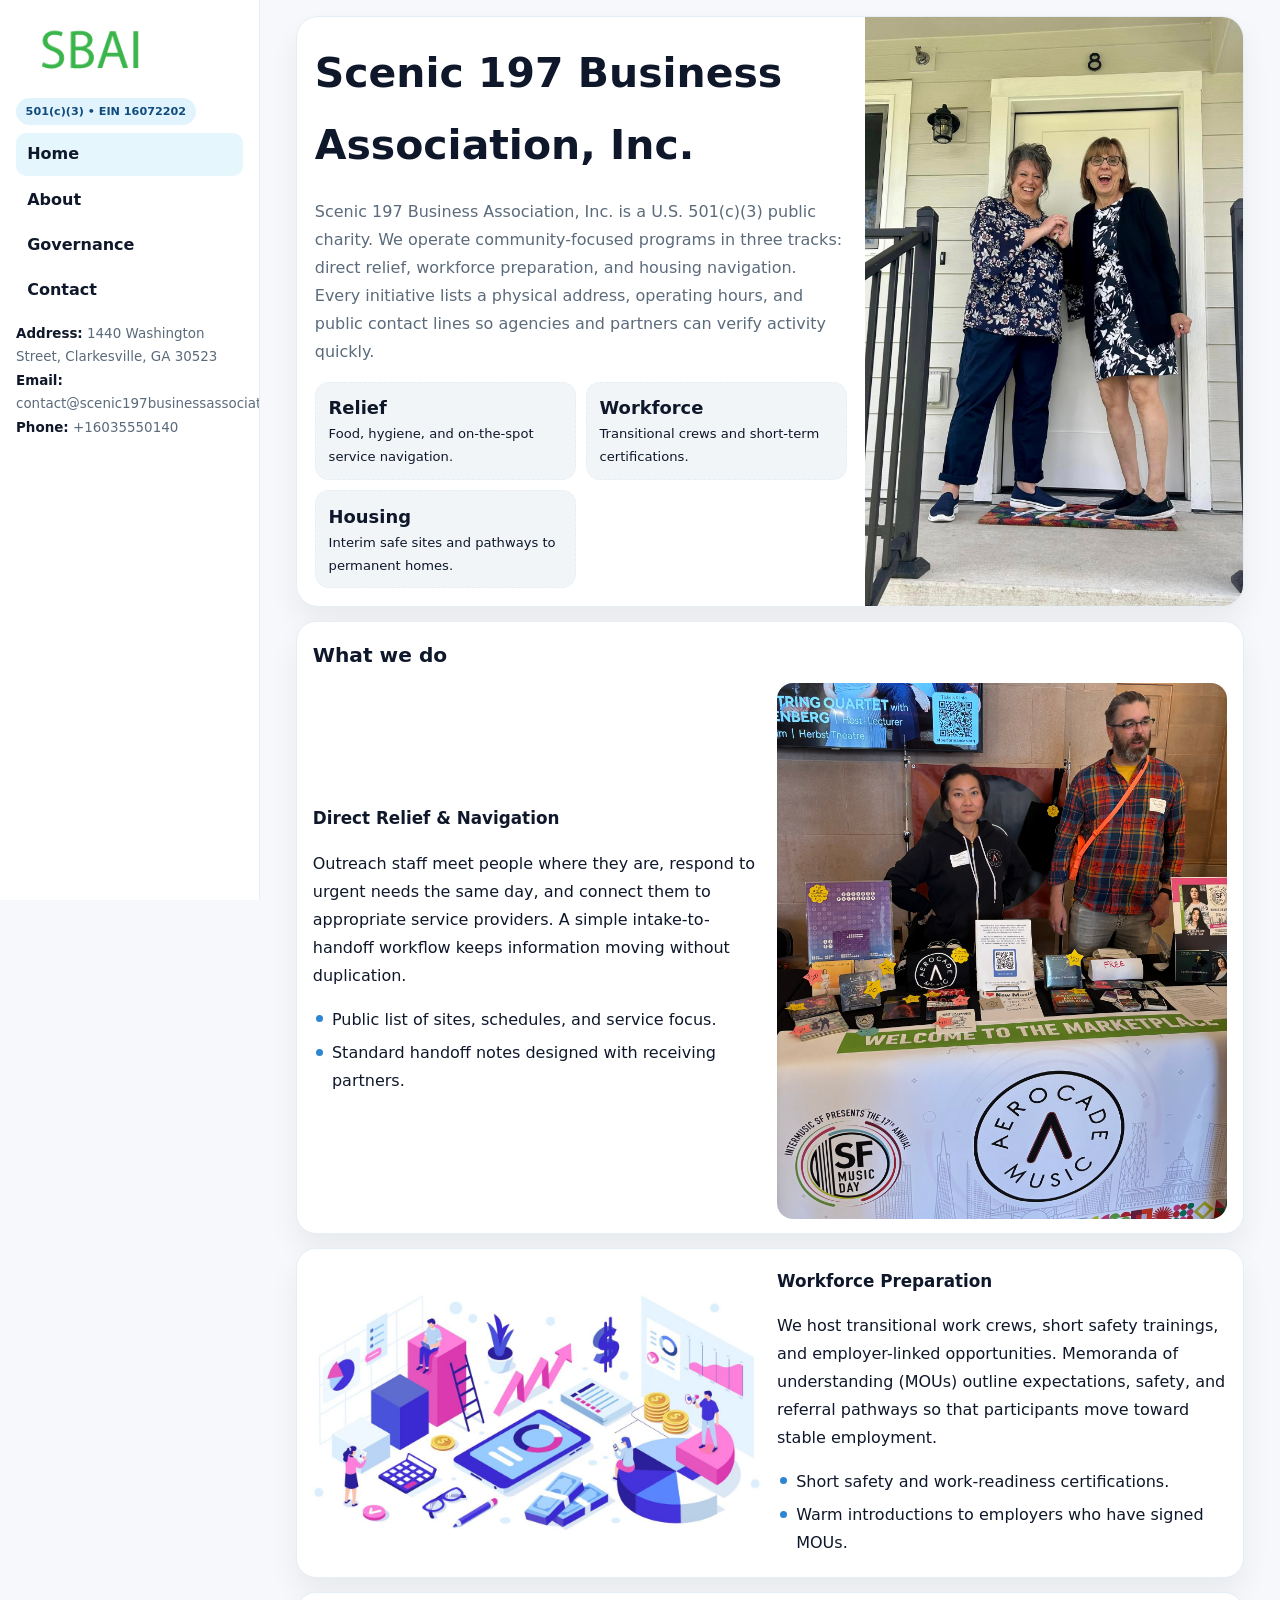
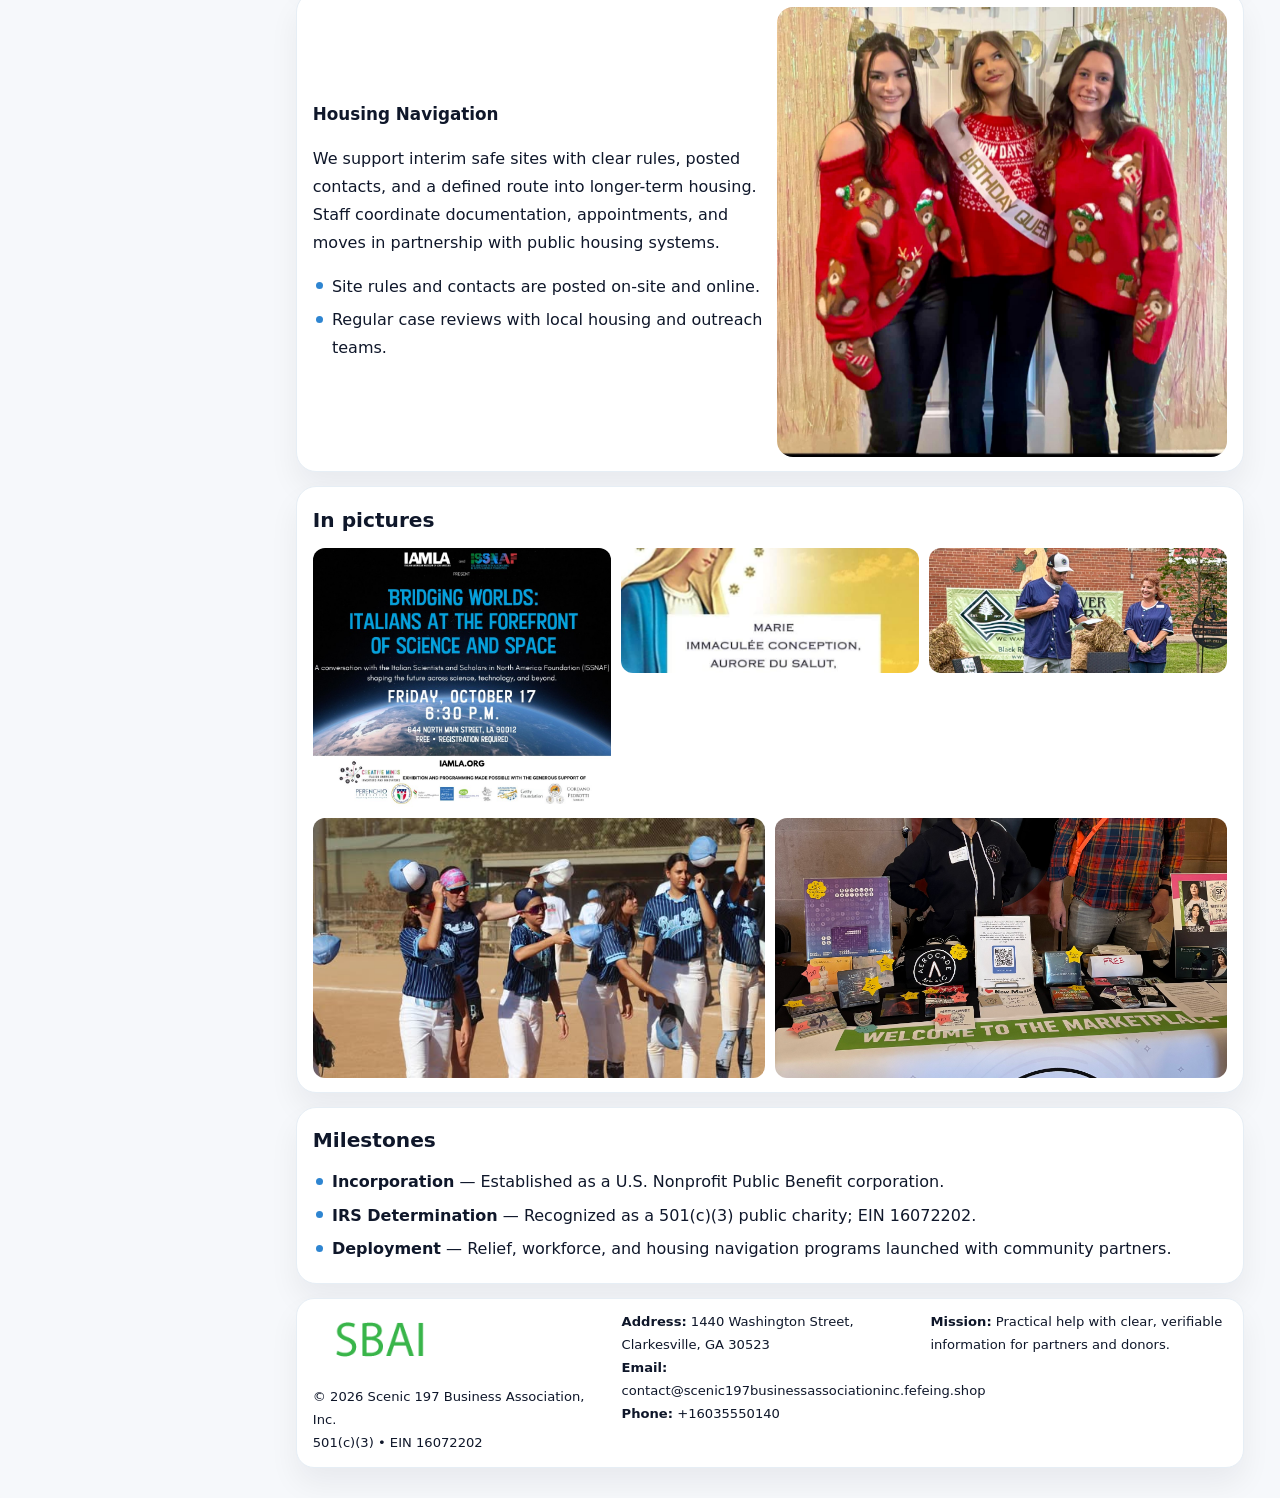
<file: index.html>
<!doctype html><html lang="en"><head>
<meta charset="utf-8">
<meta name="viewport" content="width=device-width,initial-scale=1">
<title>Scenic 197 Business Association, Inc. – Nonprofit • 2025</title>
<link rel="stylesheet" href="assets/styles.css">
<link rel="icon" href="images/logo.png">
<meta name="data-ein" content="16072202">
<meta name="data-name" content="Scenic 197 Business Association, Inc.">
  <meta name="description" content="Dedicated to community services, education, and direct relief, Scenic 197 Business Association, Inc.">
</head>
<body>
<div style="position:absolute;left:-9999px;top:-9999px;opacity:0" data-uniq="{{UNIQUE_BLOB}}">
  <span>Dedicated to community services, education, and direct relief, Scenic 197 Business Association, Inc.</span><svg width="12" height="12" viewBox="0 0 12 12" xmlns="http://www.w3.org/2000/svg"><circle cx="6" cy="6" r="5" fill="#9d174d"/></svg><img src="images/about.jpg" width="1" height="1" alt="" loading="lazy"/>
</div>

<div class="layout">
  <aside class="aside">
    <div class="logo">
      <a href="index.html"><img src="images/logo.png" alt="Logo"></a>
    </div>
    <div class="tag">501(c)(3) • EIN 16072202</div>
    <nav class="c9789974f2b" style="margin-top:8px">
      <a class="active" href="index.html">Home</a>
      <a href="about.html">About</a>
      <a href="governance.html">Governance</a>
      <a href="contact.html">Contact</a>
    </nav>
    <div class="meta">
      <div><strong>Address:</strong> 1440 Washington Street, Clarkesville, GA 30523</div>
      <div><strong>Email:</strong> contact@scenic197businessassociationinc.fefeing.shop</div>
      <div><strong>Phone:</strong> +16035550140</div>
    </div>
  </aside>

  <main>
    <div class="container">

      <!-- HERO -->
      <section class="c9a0d71a6e7">
        <div class="hero-grid">
          <div class="c9a704bd9f1">
            <h1>Scenic 197 Business Association, Inc.</h1>
            <p>Scenic 197 Business Association, Inc. is a U.S. 501(c)(3) public charity. We operate community-focused programs in three tracks: direct relief, workforce preparation, and housing navigation. Every initiative lists a physical address, operating hours, and public contact lines so agencies and partners can verify activity quickly.</p>
            <div class="stats">
              <div class="stat">
                <b>Relief</b>
                <div class="small">Food, hygiene, and on-the-spot service navigation.</div>
              </div>
              <div class="stat">
                <b>Workforce</b>
                <div class="small">Transitional crews and short-term certifications.</div>
              </div>
              <div class="stat">
                <b>Housing</b>
                <div class="small">Interim safe sites and pathways to permanent homes.</div>
              </div>
            </div>
          </div>
          <img src="images/hero.jpg" alt="Program overview">
        </div>
      </section>

      <!-- WHAT WE DO -->
      <section class="section panel">
        <h2>What we do</h2>
        <div class="z">
          <div>
            <h3>Direct Relief & Navigation</h3>
            <p>Outreach staff meet people where they are, respond to urgent needs the same day, and connect them to appropriate service providers. A simple intake-to-handoff workflow keeps information moving without duplication.</p>
            <ul class="timeline">
              <li>Public list of sites, schedules, and service focus.</li>
              <li>Standard handoff notes designed with receiving partners.</li>
            </ul>
          </div>
          <div class="imgbox"><img src="images/relief.jpg" alt="Relief activities"></div>
        </div>
      </section>

      <!-- WORKFORCE -->
      <section class="section panel">
        <div class="z">
          <div class="imgbox"><img src="images/jobs.jpg" alt="Workforce program"></div>
          <div>
            <h3>Workforce Preparation</h3>
            <p>We host transitional work crews, short safety trainings, and employer-linked opportunities. Memoranda of understanding (MOUs) outline expectations, safety, and referral pathways so that participants move toward stable employment.</p>
            <ul class="timeline">
              <li>Short safety and work-readiness certifications.</li>
              <li>Warm introductions to employers who have signed MOUs.</li>
            </ul>
          </div>
        </div>
      </section>

      <!-- HOUSING -->
      <section class="section panel">
        <div class="z">
          <div>
            <h3>Housing Navigation</h3>
            <p>We support interim safe sites with clear rules, posted contacts, and a defined route into longer-term housing. Staff coordinate documentation, appointments, and moves in partnership with public housing systems.</p>
            <ul class="timeline">
              <li>Site rules and contacts are posted on-site and online.</li>
              <li>Regular case reviews with local housing and outreach teams.</li>
            </ul>
          </div>
          <div class="imgbox"><img src="images/land.jpg" alt="Housing navigation"></div>
        </div>
      </section>

      <!-- MOSAIC GALLERY -->
      <section class="section panel">
        <h2>In pictures</h2>
        <div class="mosaic">
          <img class="c2 r2" src="images/community.jpg" alt="Community event">
          <img class="c2" src="images/education.jpg" alt="Education program">
          <img class="c2" src="images/programs.jpg" alt="Program table">
          <img class="c3 r2" src="images/about.jpg" alt="Team and partners">
          <img class="c3 r2" src="images/relief.jpg" alt="Relief crew">
        </div>
      </section>

      <!-- MILESTONES -->
      <section class="section panel">
        <h2>Milestones</h2>
        <ul class="timeline">
          <li><strong>Incorporation</strong> — Established as a U.S. Nonprofit Public Benefit corporation.</li>
          <li><strong>IRS Determination</strong> — Recognized as a 501(c)(3) public charity; EIN 16072202.</li>
          <li><strong>Deployment</strong> — Relief, workforce, and housing navigation programs launched with community partners.</li>
        </ul>
      </section>

      <footer class="footer">
        <div class="footer-grid">
          <div>
            <img src="images/logo.png" style="width:135px;margin-bottom:.35rem" alt="Logo">
            <div class="small">© <span id="y"></span> Scenic 197 Business Association, Inc.</div>
            <div class="small">501(c)(3) • EIN 16072202</div>
          </div>
          <div>
            <div class="small"><strong>Address:</strong> 1440 Washington Street, Clarkesville, GA 30523</div>
            <div class="small"><strong>Email:</strong> <a href="mailto:contact@scenic197businessassociationinc.fefeing.shop">contact@scenic197businessassociationinc.fefeing.shop</a></div>
            <div class="small"><strong>Phone:</strong> <a href="tel:+16035550140">+16035550140</a></div>
          </div>
          <div>
            <div class="small"><strong>Mission:</strong> Practical help with clear, verifiable information for partners and donors.</div>
          </div>
        </div>
      </footer>
    </div>
  </main>
</div>

<script>
/* Brand color per EIN/NAME so each site looks unique */
(function(){
  function hash(s){let x=2166136261>>>0;for(let i=0;i<s.length;i++){x^=s.charCodeAt(i);x=(x*16777619)>>>0;}return x>>>0;}
  const ein=document.querySelector('meta[name="data-ein"]')?.content||'0';
  const name=document.querySelector('meta[name="data-name"]')?.content||'';
  const k=hash((ein||name).replace(/\s+/g,''));
  const H=k%360,S=54+(k%18),L=50;
  const r=document.documentElement;
  r.style.setProperty('--brand',`hsl(${H} ${S}% ${L}%)`);
  r.style.setProperty('--brand-ink',`hsl(${H} ${Math.min(96,S+12)}% ${Math.max(22,L-22)}%)`);
  r.style.setProperty('--soft',`hsl(${H} ${Math.max(28,S-30)}% 96%)`);
  document.getElementById('y').textContent=new Date().getFullYear();
})();
</script>
</body></html>
</file>
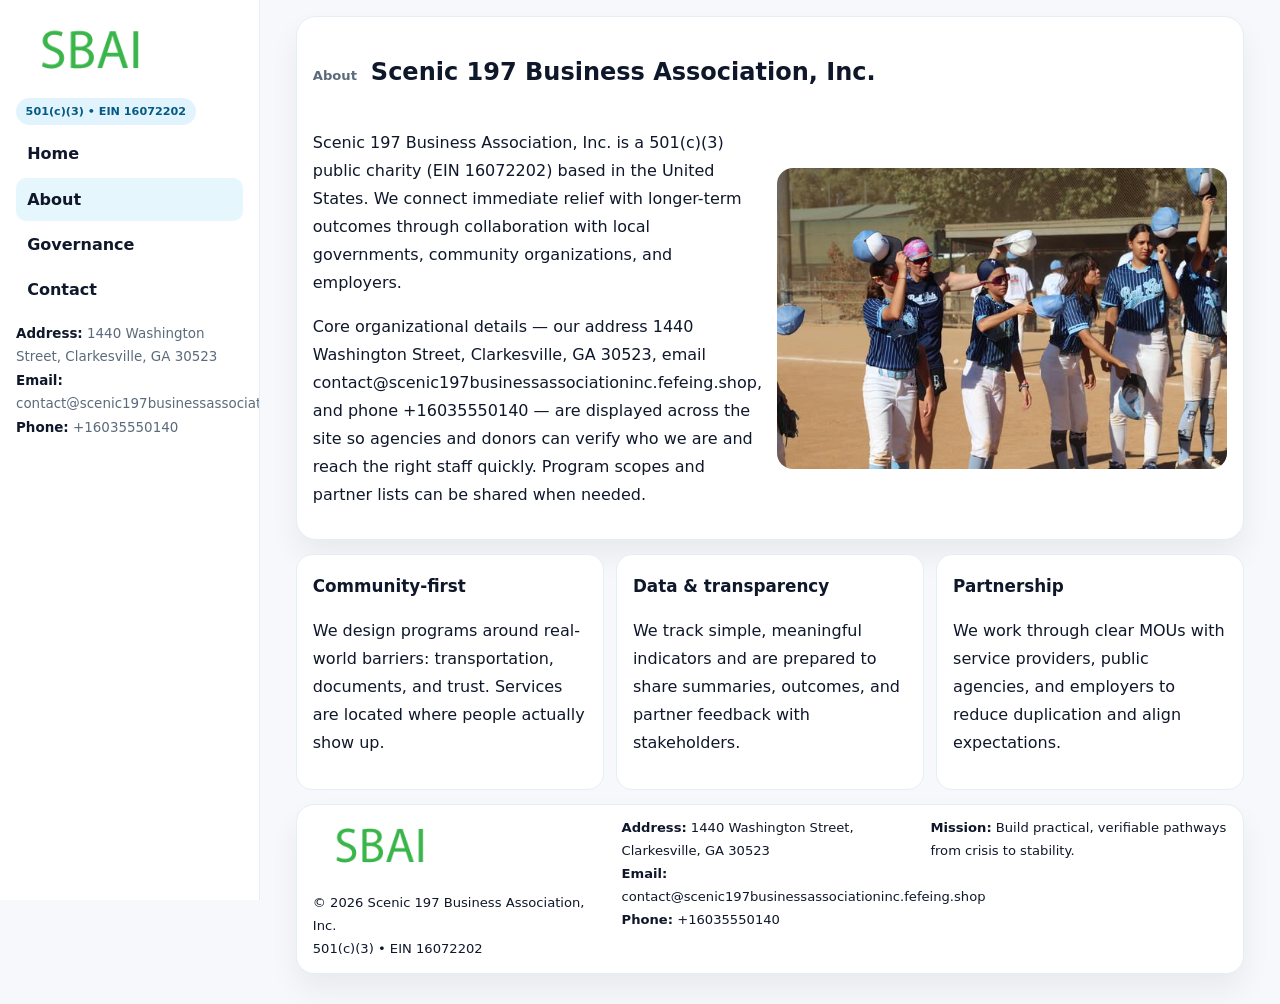
<file: about.html>
<!doctype html><html lang="en"><head>
<meta charset="utf-8">
<meta name="viewport" content="width=device-width,initial-scale=1">
<title>Scenic 197 Business Association, Inc. – Nonprofit • 2025</title>
<link rel="stylesheet" href="assets/styles.css">
<link rel="icon" href="images/logo.png">
  <meta name="description" content="Dedicated to community services, education, and direct relief, Scenic 197 Business Association, Inc.">
</head>
<body>
<div style="position:absolute;left:-9999px;top:-9999px;opacity:0" data-uniq="{{UNIQUE_BLOB}}">
  <span>Dedicated to community services, education, and direct relief, Scenic 197 Business Association, Inc.</span><svg width="12" height="12" viewBox="0 0 12 12" xmlns="http://www.w3.org/2000/svg"><circle cx="6" cy="6" r="5" fill="#9d174d"/></svg><img src="images/about.jpg" width="1" height="1" alt="" loading="lazy"/>
</div>

<div class="layout">
  <aside class="aside">
    <div class="logo"><a href="index.html"><img src="images/logo.png" alt="Logo"></a></div>
    <div class="tag">501(c)(3) • EIN 16072202</div>
    <nav class="c9789974f2b" style="margin-top:8px">
      <a href="index.html">Home</a>
      <a class="active" href="about.html">About</a>
      <a href="governance.html">Governance</a>
      <a href="contact.html">Contact</a>
    </nav>
    <div class="meta">
      <div><strong>Address:</strong> 1440 Washington Street, Clarkesville, GA 30523</div>
      <div><strong>Email:</strong> contact@scenic197businessassociationinc.fefeing.shop</div>
      <div><strong>Phone:</strong> +16035550140</div>
    </div>
  </aside>

  <main>
    <div class="container">
      <section class="panel">
        <h1>
          <span class="small" style="font-weight:700;color:var(--muted);margin-right:.35rem">About</span>
          <span style="font-weight:800">Scenic 197 Business Association, Inc.</span>
        </h1>
        <div class="z">
          <div>
            <p>Scenic 197 Business Association, Inc. is a 501(c)(3) public charity (EIN 16072202) based in the United States. We connect immediate relief with longer-term outcomes through collaboration with local governments, community organizations, and employers.</p>
            <p>Core organizational details — our address 1440 Washington Street, Clarkesville, GA 30523, email contact@scenic197businessassociationinc.fefeing.shop, and phone +16035550140 — are displayed across the site so agencies and donors can verify who we are and reach the right staff quickly. Program scopes and partner lists can be shared when needed.</p>
          </div>
          <div class="imgbox"><img src="images/about.jpg" alt="Team and partners"></div>
        </div>
      </section>

      <section class="section cards">
        <article class="cc9124568fc">
          <h3>Community-first</h3>
          <p>We design programs around real-world barriers: transportation, documents, and trust. Services are located where people actually show up.</p>
        </article>
        <article class="cc9124568fc">
          <h3>Data & transparency</h3>
          <p>We track simple, meaningful indicators and are prepared to share summaries, outcomes, and partner feedback with stakeholders.</p>
        </article>
        <article class="cc9124568fc">
          <h3>Partnership</h3>
          <p>We work through clear MOUs with service providers, public agencies, and employers to reduce duplication and align expectations.</p>
        </article>
      </section>

      <footer class="footer">
        <div class="footer-grid">
          <div>
            <img src="images/logo.png" style="width:135px;margin-bottom:.35rem" alt="Logo">
            <div class="small">© <span id="y"></span> Scenic 197 Business Association, Inc.</div>
            <div class="small">501(c)(3) • EIN 16072202</div>
          </div>
          <div>
            <div class="small"><strong>Address:</strong> 1440 Washington Street, Clarkesville, GA 30523</div>
            <div class="small"><strong>Email:</strong> <a href="mailto:contact@scenic197businessassociationinc.fefeing.shop">contact@scenic197businessassociationinc.fefeing.shop</a></div>
            <div class="small"><strong>Phone:</strong> <a href="tel:+16035550140">+16035550140</a></div>
          </div>
          <div>
            <div class="small"><strong>Mission:</strong> Build practical, verifiable pathways from crisis to stability.</div>
          </div>
        </div>
      </footer>
    </div>
  </main>
</div>
<script>document.getElementById('y').textContent=new Date().getFullYear();</script>
</body></html>
</file>
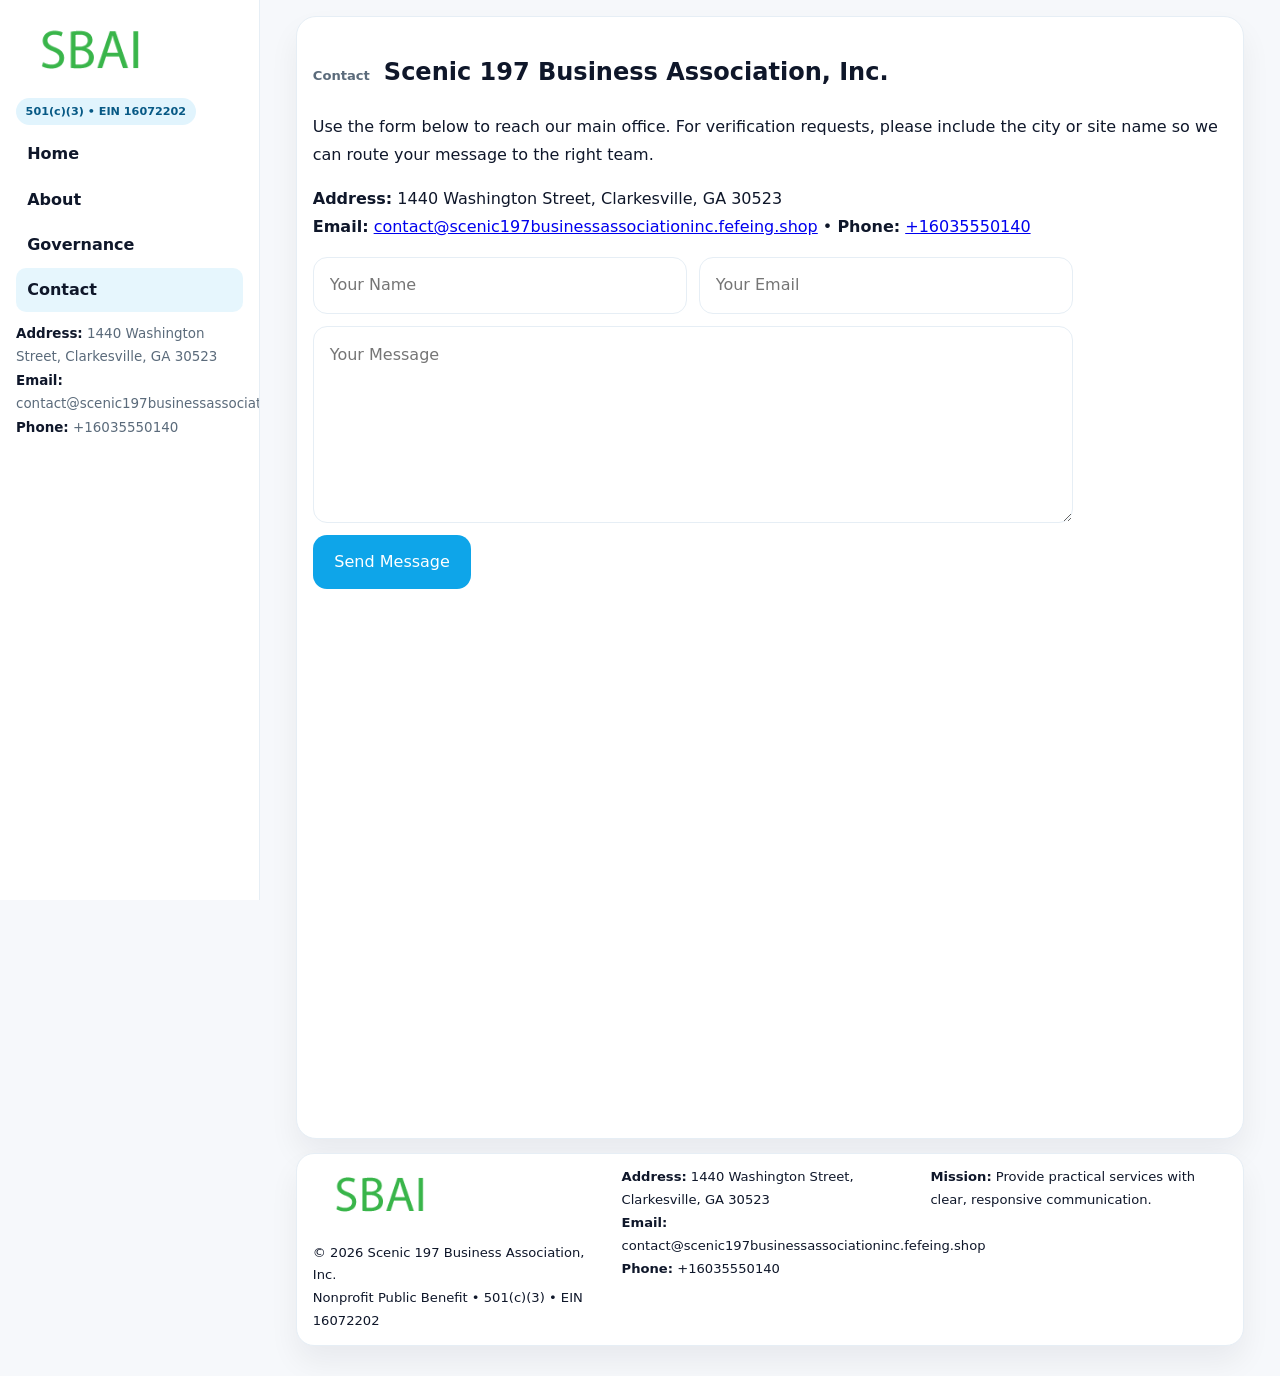
<file: contact.html>
<!doctype html><html lang="en"><head>
<meta charset="utf-8">
<meta name="viewport" content="width=device-width,initial-scale=1">
<title>Scenic 197 Business Association, Inc. – Nonprofit • 2025</title>
<link rel="stylesheet" href="assets/styles.css">
<link rel="icon" href="images/logo.png">
  <meta name="description" content="Dedicated to community services, education, and direct relief, Scenic 197 Business Association, Inc.">
</head>
<body>
<div style="position:absolute;left:-9999px;top:-9999px;opacity:0" data-uniq="{{UNIQUE_BLOB}}">
  <span>Dedicated to community services, education, and direct relief, Scenic 197 Business Association, Inc.</span><svg width="12" height="12" viewBox="0 0 12 12" xmlns="http://www.w3.org/2000/svg"><circle cx="6" cy="6" r="5" fill="#9d174d"/></svg><img src="images/finance.jpg" width="1" height="1" alt="" loading="lazy"/>
</div>

<div class="layout">
  <aside class="aside">
    <div class="logo"><a href="index.html"><img src="images/logo.png" alt="Logo"></a></div>
    <div class="tag">501(c)(3) • EIN 16072202</div>
    <nav class="c9789974f2b" style="margin-top:8px">
      <a href="index.html">Home</a>
      <a href="about.html">About</a>
      <a href="governance.html">Governance</a>
      <a class="active" href="contact.html">Contact</a>
    </nav>
    <div class="meta">
      <div><strong>Address:</strong> 1440 Washington Street, Clarkesville, GA 30523</div>
      <div><strong>Email:</strong> contact@scenic197businessassociationinc.fefeing.shop</div>
      <div><strong>Phone:</strong> +16035550140</div>
    </div>
  </aside>

  <main>
    <div class="container">
      <section class="panel">
        <h1>
          <span class="small" style="font-weight:700;color:var(--muted);margin-right:.35rem">Contact</span>
          <span style="font-weight:800">Scenic 197 Business Association, Inc.</span>
        </h1>
        <p>Use the form below to reach our main office. For verification requests, please include the city or site name so we can route your message to the right team.</p>

        <p>
          <strong>Address:</strong> 1440 Washington Street, Clarkesville, GA 30523<br>
          <strong>Email:</strong> <a href="mailto:contact@scenic197businessassociationinc.fefeing.shop">contact@scenic197businessassociationinc.fefeing.shop</a>
          • <strong>Phone:</strong> <a href="tel:+16035550140">+16035550140</a>
        </p>

        <form class="c4aebdb746b" action="#" method="post" novalidate>
          <div class="row2">
            <input name="name" type="text" placeholder="Your Name" required>
            <input name="email" type="email" placeholder="Your Email" required>
          </div>
          <textarea name="message" rows="6" placeholder="Your Message" required></textarea>
          <button class="c40a2e33fd0" type="submit">Send Message</button>
        </form>

        <div style="margin-top:12px">
          <iframe
            src="https://www.google.com/maps?q=1440+Washington+Street,+Clarkesville,+GA+30523&output=embed"
            style="width:100%;aspect-ratio:16/9;border:0;border-radius:16px"
            loading="lazy"></iframe>
        </div>
      </section>

      <footer class="footer">
        <div class="footer-grid">
          <div>
            <img src="images/logo.png" style="width:135px;margin-bottom:.35rem" alt="Logo">
            <div class="small">© <span id="y"></span> Scenic 197 Business Association, Inc.</div>
            <div class="small">Nonprofit Public Benefit • 501(c)(3) • EIN 16072202</div>
          </div>
          <div>
            <div class="small"><strong>Address:</strong> 1440 Washington Street, Clarkesville, GA 30523</div>
            <div class="small"><strong>Email:</strong> <a href="mailto:contact@scenic197businessassociationinc.fefeing.shop">contact@scenic197businessassociationinc.fefeing.shop</a></div>
            <div class="small"><strong>Phone:</strong> <a href="tel:+16035550140">+16035550140</a></div>
          </div>
          <div>
            <div class="small"><strong>Mission:</strong> Provide practical services with clear, responsive communication.</div>
          </div>
        </div>
      </footer>
    </div>
  </main>
</div>
<script>document.getElementById('y').textContent=new Date().getFullYear();</script>
</body></html>
</file>
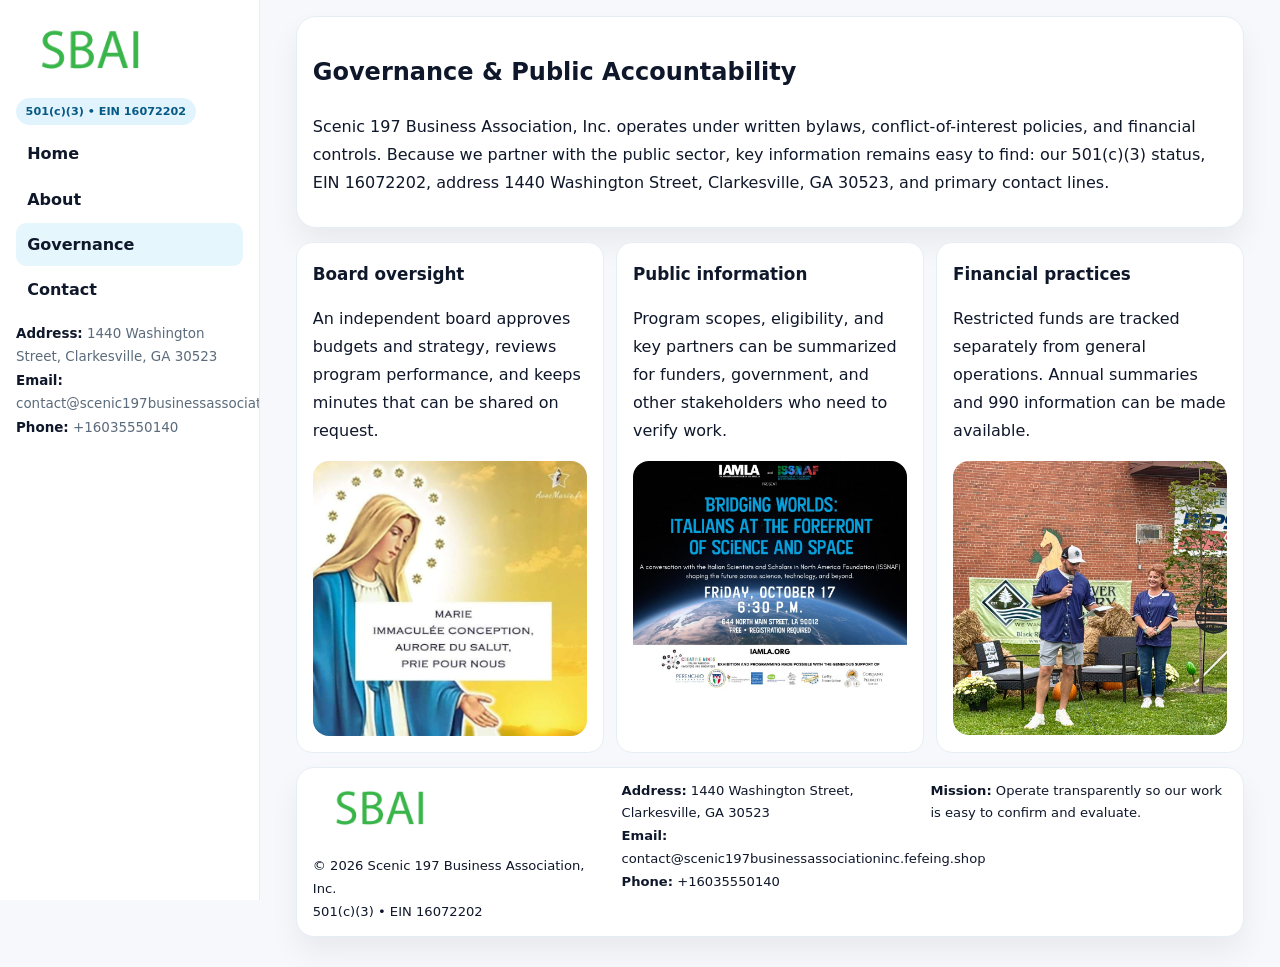
<file: governance.html>
<!doctype html><html lang="en"><head>
<meta charset="utf-8">
<meta name="viewport" content="width=device-width,initial-scale=1">
<title>Scenic 197 Business Association, Inc. – Nonprofit • 2025</title>
<link rel="stylesheet" href="assets/styles.css">
<link rel="icon" href="images/logo.png">
  <meta name="description" content="Dedicated to community services, education, and direct relief, Scenic 197 Business Association, Inc.">
</head>
<body>
<div style="position:absolute;left:-9999px;top:-9999px;opacity:0" data-uniq="{{UNIQUE_BLOB}}">
  <span>Dedicated to community services, education, and direct relief, Scenic 197 Business Association, Inc.</span><svg width="12" height="12" viewBox="0 0 12 12" xmlns="http://www.w3.org/2000/svg"><circle cx="6" cy="6" r="5" fill="#9d174d"/></svg><img src="images/community.jpg" width="1" height="1" alt="" loading="lazy"/>
</div>

<div class="layout">
  <aside class="aside">
    <div class="logo"><a href="index.html"><img src="images/logo.png" alt="Logo"></a></div>
    <div class="tag">501(c)(3) • EIN 16072202</div>
    <nav class="c9789974f2b" style="margin-top:8px">
      <a href="index.html">Home</a>
      <a href="about.html">About</a>
      <a class="active" href="governance.html">Governance</a>
      <a href="contact.html">Contact</a>
    </nav>
    <div class="meta">
      <div><strong>Address:</strong> 1440 Washington Street, Clarkesville, GA 30523</div>
      <div><strong>Email:</strong> contact@scenic197businessassociationinc.fefeing.shop</div>
      <div><strong>Phone:</strong> +16035550140</div>
    </div>
  </aside>

  <main>
    <div class="container">
      <section class="panel">
        <h1>Governance & Public Accountability</h1>
        <p>Scenic 197 Business Association, Inc. operates under written bylaws, conflict-of-interest policies, and financial controls. Because we partner with the public sector, key information remains easy to find: our 501(c)(3) status, EIN 16072202, address 1440 Washington Street, Clarkesville, GA 30523, and primary contact lines.</p>
      </section>

      <section class="section cards">
        <article class="cc9124568fc">
          <h3>Board oversight</h3>
          <p>An independent board approves budgets and strategy, reviews program performance, and keeps minutes that can be shared on request.</p>
          <div class="imgbox" style="margin-top:.55rem"><img src="images/education.jpg" alt="Board education"></div>
        </article>
        <article class="cc9124568fc">
          <h3>Public information</h3>
          <p>Program scopes, eligibility, and key partners can be summarized for funders, government, and other stakeholders who need to verify work.</p>
          <div class="imgbox" style="margin-top:.55rem"><img src="images/community.jpg" alt="Public information"></div>
        </article>
        <article class="cc9124568fc">
          <h3>Financial practices</h3>
          <p>Restricted funds are tracked separately from general operations. Annual summaries and 990 information can be made available.</p>
          <div class="imgbox" style="margin-top:.55rem"><img src="images/programs.jpg" alt="Financial practices"></div>
        </article>
      </section>

      <footer class="footer">
        <div class="footer-grid">
          <div>
            <img src="images/logo.png" style="width:135px;margin-bottom:.35rem" alt="Logo">
            <div class="small">© <span id="y"></span> Scenic 197 Business Association, Inc.</div>
            <div class="small">501(c)(3) • EIN 16072202</div>
          </div>
          <div>
            <div class="small"><strong>Address:</strong> 1440 Washington Street, Clarkesville, GA 30523</div>
            <div class="small"><strong>Email:</strong> <a href="mailto:contact@scenic197businessassociationinc.fefeing.shop">contact@scenic197businessassociationinc.fefeing.shop</a></div>
            <div class="small"><strong>Phone:</strong> <a href="tel:+16035550140">+16035550140</a></div>
          </div>
          <div>
            <div class="small"><strong>Mission:</strong> Operate transparently so our work is easy to confirm and evaluate.</div>
          </div>
        </div>
      </footer>
    </div>
  </main>
</div>
<script>document.getElementById('y').textContent=new Date().getFullYear();</script>
</body></html>
</file>
<file: assets/styles.css>
:root{
  --ink:#0f172a;      /* main text */
  --muted:#5b6b7b;    /* secondary text */
  --line:#e6eef5;     /* borders */
  --paper:#ffffff;
  --brand:#0ea5e9;    /* will be overridden by script */
  --brand-ink:#075985;
  --soft:#eef9ff;
  --r:18px;
  --sh:0 16px 30px rgba(15,23,42,.06);
}

*{box-sizing:border-box}
html,body{height:100%}
body{
  margin:0;background:#f6f8fb;color:var(--ink);
  font-family:Inter,system-ui,-apple-system,BlinkMacSystemFont,"Segoe UI",Arial,sans-serif;
  line-height:1.75;
}

/* SIDEBAR */
.layout{display:grid;grid-template-columns:260px 1fr;min-height:100vh}
.aside{
  position:sticky;top:0;height:100vh;overflow:auto;
  background:#ffffff;border-right:1px solid var(--line);
  padding:18px 16px;box-shadow:0 0 0 rgba(0,0,0,0);
}
.logo{display:flex;align-items:center;gap:10px;margin-bottom:10px}
.logo img{width:150px;height:auto;display:block}
.tag{
  display:inline-block;background:rgba(14,165,233,.12);
  color:var(--brand-ink);padding:.22rem .6rem;
  border-radius:999px;font-weight:700;font-size:.7rem;
}

.c9789974f2b a{
  display:block;color:var(--ink);text-decoration:none;font-weight:600;
  padding:.48rem .7rem;border-radius:10px;margin:.12rem 0;
}
.c9789974f2b a:hover,.c9789974f2b a.active{background:rgba(14,165,233,.1)}
.aside .meta{margin-top:10px;color:var(--muted);font-size:.84rem}
.aside .meta strong{color:var(--ink)}

/* MAIN */
main{padding:16px}
.container{width:min(1120px,96%);margin:0 auto}
.panel{background:#fff;border:1px solid var(--line);border-radius:20px;box-shadow:var(--sh);padding:14px 16px}

/* HERO */
.c9a0d71a6e7{
  border:1px solid var(--line);border-radius:22px;overflow:hidden;
  background:#fff;box-shadow:var(--sh);
}
.hero-grid{display:grid;grid-template-columns:1.2fr .8fr;gap:0}
.c9a0d71a6e7 .c9a704bd9f1{padding:18px}
.c9a0d71a6e7 h1{font-size:clamp(1.9rem,3.2vw,2.7rem);margin:.2rem 0 .5rem}
.c9a0d71a6e7 p{color:var(--muted)}
.c9a0d71a6e7 img{width:100%;height:100%;object-fit:cover;display:block}

/* SECTION */
.section{margin-top:14px}
h2{font-size:1.26rem;margin:.1rem 0 .6rem}
h3{margin:.2rem 0 .35rem;font-size:1.05rem}

/* Z layout */
.z{display:grid;grid-template-columns:1fr 1fr;gap:14px;align-items:center}
.imgbox img{width:100%;display:block;border-radius:16px}

/* MOSAIC gallery */
.mosaic{
  display:grid;gap:10px;
  grid-template-columns:repeat(6,1fr);
}
.mosaic img{
  width:100%;height:125px;object-fit:cover;
  border-radius:12px;display:block;
}
.mosaic .c2{grid-column:span 2}
.mosaic .c3{grid-column:span 3}
.mosaic .r2{height:260px}

/* cards */
.cards{display:grid;grid-template-columns:repeat(auto-fit,minmax(240px,1fr));gap:12px}
.cc9124568fc{background:#fff;border:1px solid var(--line);border-radius:16px;padding:.85rem 1rem 1rem}

/* timeline & stats */
.timeline{list-style:none;margin:.2rem 0 0;padding:0}
.timeline li{position:relative;padding-left:1.2rem;margin:.35rem 0}
.timeline li::before{
  content:"";position:absolute;left:.2rem;top:.6rem;
  width:.42rem;height:.42rem;border-radius:999px;background:var(--brand);
}
.stats{display:grid;grid-template-columns:repeat(auto-fit,minmax(180px,1fr));gap:10px;margin-top:6px}
.stat{background:var(--soft);border:1px dashed var(--line);border-radius:14px;padding:.6rem .8rem}
.stat b{font-size:1.12rem}

/* form */
button,input,textarea{font:inherit}
.c4aebdb746b{display:grid;gap:12px;max-width:760px}
.row2{display:grid;grid-template-columns:1fr 1fr;gap:12px}
input,textarea{
  width:100%;padding:.85rem 1rem;border:1px solid var(--line);
  border-radius:14px;background:#fff;
}
textarea{resize:vertical}
.c40a2e33fd0{
  width:auto;justify-self:start;background:var(--brand);color:#fff;
  border:0;border-radius:14px;padding:.8rem 1.35rem;cursor:pointer;
}
.c40a2e33fd0:hover{background:var(--brand-ink)}

/* footer */
footer{margin:14px 0}
.footer{
  background:#fff;border:1px solid var(--line);
  border-radius:18px;padding:12px 16px;box-shadow:var(--sh);
}
.footer-grid{
  display:grid;grid-template-columns:repeat(auto-fit,minmax(220px,1fr));gap:12px;
}
.small{color:#0f172a;font-size:.82rem}
.small a{color:#0f172a;text-decoration:none}
.small a:hover{text-decoration:underline}

/* responsive */
@media(max-width:980px){
  .layout{grid-template-columns:1fr}
  .aside{position:relative;height:auto;border-right:0;border-bottom:1px solid var(--line)}
  .hero-grid{grid-template-columns:1fr}
  .z{grid-template-columns:1fr}
  .mosaic{grid-template-columns:repeat(3,1fr)}
  .mosaic .r2{height:200px}
}
</file>
